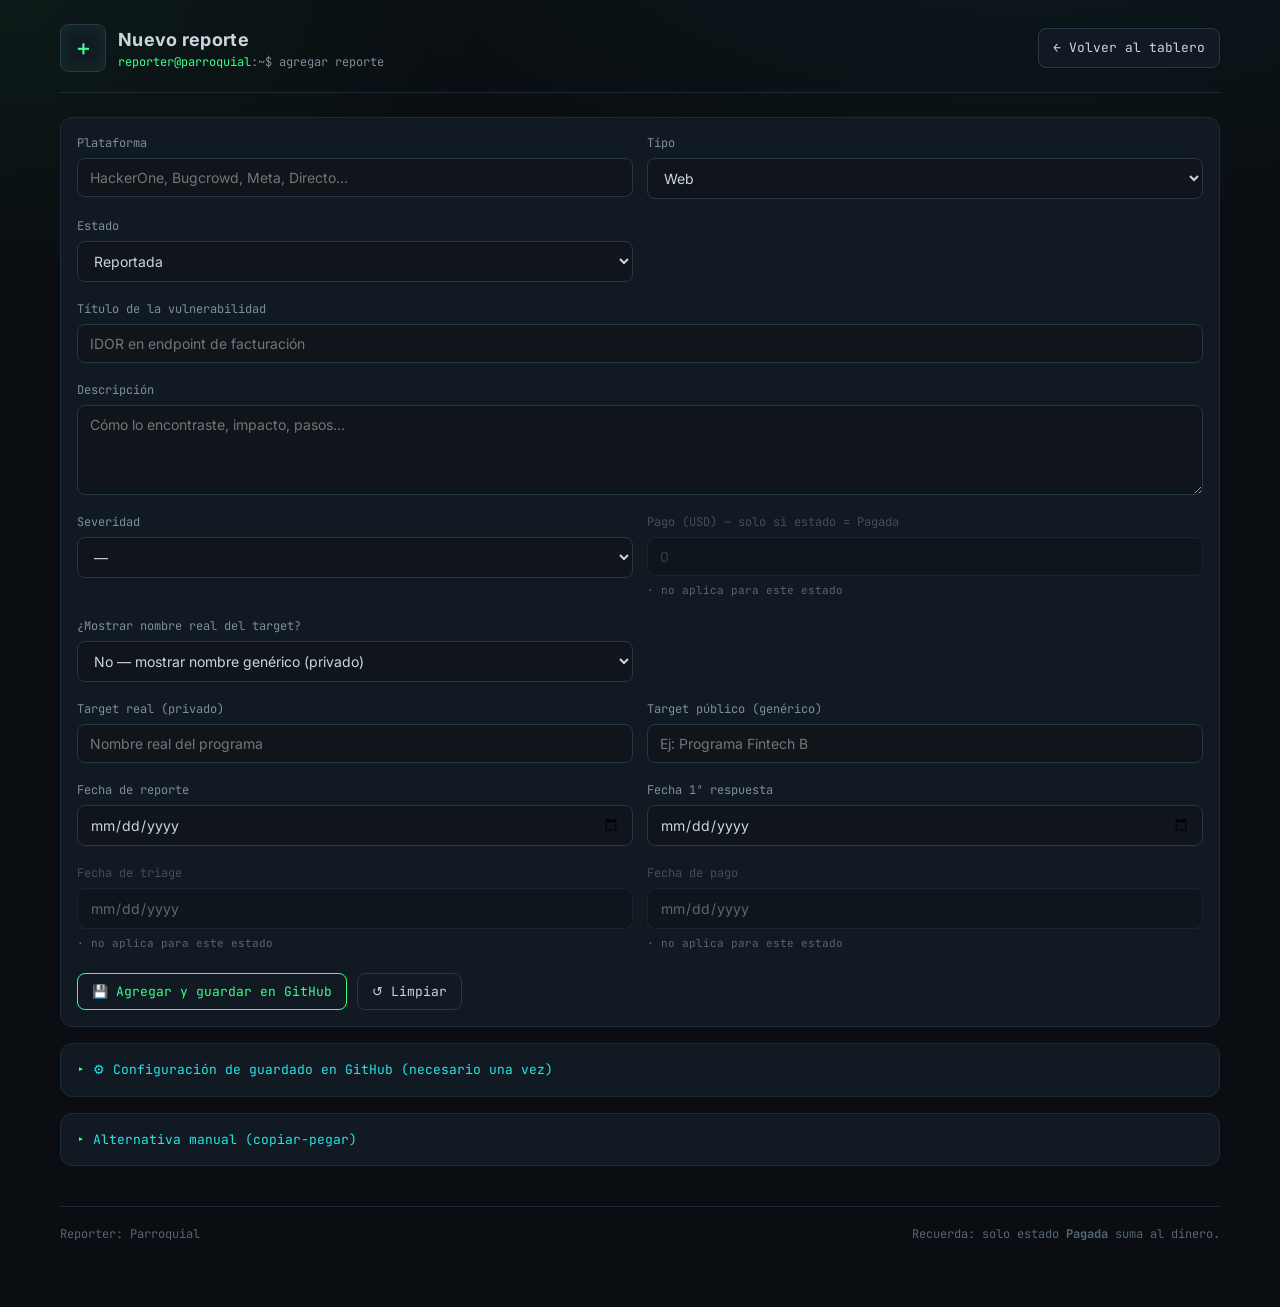
<file: nuevo-reporte.html>
<!DOCTYPE html>
<html lang="es">
<head>
  <meta charset="UTF-8" />
  <meta name="viewport" content="width=device-width, initial-scale=1.0" />
  <title>Nuevo reporte · Bug Bounty</title>
  <link rel="preconnect" href="https://fonts.googleapis.com" />
  <link rel="preconnect" href="https://fonts.gstatic.com" crossorigin />
  <link href="https://fonts.googleapis.com/css2?family=Inter:wght@400;500;600;700&family=JetBrains+Mono:wght@400;500;700&display=swap" rel="stylesheet" />
  <link rel="stylesheet" href="assets/css/styles.css" />
</head>
<body>
  <div class="wrap">
    <header class="site-header">
      <div class="brand">
        <div class="logo">＋</div>
        <div>
          <h1>Nuevo reporte</h1>
          <div class="sub"><span class="prompt">reporter@parroquial</span>:~$ agregar reporte</div>
        </div>
      </div>
      <div class="header-actions">
        <a class="btn" href="index.html">← Volver al tablero</a>
      </div>
    </header>

    <div class="card">
      <form id="form" autocomplete="off">
        <div class="form-grid">

          <div class="field">
            <label>Plataforma</label>
            <input name="plataforma" list="platsList" placeholder="HackerOne, Bugcrowd, Meta, Directo..." />
            <datalist id="platsList">
              <option>HackerOne</option><option>Bugcrowd</option>
              <option>Meta</option><option>Intigriti</option>
              <option>YesWeHack</option><option>Directo</option>
            </datalist>
          </div>

          <div class="field">
            <label>Tipo</label>
            <select name="tipo">
              <option>Web</option><option>Móvil</option><option>API</option><option>Otro</option>
            </select>
          </div>
          <div class="field">
            <label>Estado</label>
            <select name="estado" id="estadoSel">
              <option>Reportada</option><option>Triada</option><option>Resuelta</option>
              <option>Duplicada</option><option>Pagada</option><option>Informativa</option>
            </select>
          </div>

          <div class="field full">
            <label>Título de la vulnerabilidad</label>
            <input name="titulo" placeholder="IDOR en endpoint de facturación" />
          </div>

          <div class="field full">
            <label>Descripción</label>
            <textarea name="descripcion" placeholder="Cómo lo encontraste, impacto, pasos..."></textarea>
          </div>

          <div class="field">
            <label>Severidad</label>
            <select name="severidad">
              <option value="">—</option>
              <option>Crítica</option><option>Alta</option><option>Media</option><option>Baja</option><option>Info</option>
            </select>
          </div>
          <div class="field">
            <label>Pago (USD) — solo si estado = Pagada</label>
            <input name="pagoUSD" type="number" min="0" step="1" placeholder="0" />
          </div>

          <div class="field">
            <label>¿Mostrar nombre real del target?</label>
            <select name="esPublico">
              <option value="false">No — mostrar nombre genérico (privado)</option>
              <option value="true">Sí — mostrar nombre real (público)</option>
            </select>
          </div>
          <div class="field"></div>

          <div class="field">
            <label>Target real (privado)</label>
            <input name="targetReal" placeholder="Nombre real del programa" />
          </div>
          <div class="field">
            <label>Target público (genérico)</label>
            <input name="targetPublico" placeholder="Ej: Programa Fintech B" />
          </div>

          <div class="field">
            <label>Fecha de reporte</label>
            <input name="fechaReporte" type="date" />
          </div>
          <div class="field">
            <label>Fecha 1ª respuesta</label>
            <input name="fechaPrimeraRespuesta" type="date" />
          </div>
          <div class="field">
            <label>Fecha de triage</label>
            <input name="fechaTriage" type="date" />
          </div>
          <div class="field">
            <label>Fecha de pago</label>
            <input name="fechaPago" type="date" />
          </div>

        </div>

        <div style="margin-top:18px; display:flex; gap:10px; flex-wrap:wrap; align-items:center;">
          <button type="submit" class="btn primary">💾 Agregar y guardar en GitHub</button>
          <button type="button" id="btnLimpiar" class="btn">↺ Limpiar</button>
        </div>
        <div id="status" class="save-status" hidden></div>
      </form>
    </div>

    <!-- ===== Configuración de guardado en GitHub ===== -->
    <details class="card gh-config" id="ghConfig">
      <summary>⚙ Configuración de guardado en GitHub (necesario una vez)</summary>
      <p class="hint" style="margin:10px 0 14px;">
        Para que el botón "Agregar y guardar" haga el commit solo, pega aquí un
        <b>token fine-grained</b> de GitHub con permiso <b>Contents: Read and write</b>
        limitado <b>solo</b> a este repo. Se guarda en <b>este navegador</b> (localStorage),
        nunca en el código. No lo uses en un PC compartido.
        <a href="https://github.com/settings/personal-access-tokens/new" target="_blank" rel="noopener">Crear token ↗</a>
      </p>
      <div class="form-grid">
        <div class="field full">
          <label>GitHub token (fine-grained)</label>
          <input id="ghToken" type="password" placeholder="github_pat_..." />
        </div>
        <div class="field">
          <label>Owner</label>
          <input id="ghOwner" value="dwarlyndut" />
        </div>
        <div class="field">
          <label>Repo</label>
          <input id="ghRepo" value="bug-bounty-tracker" />
        </div>
        <div class="field">
          <label>Rama</label>
          <input id="ghBranch" value="main" />
        </div>
        <div class="field">
          <label>Archivo de datos</label>
          <input id="ghPath" value="data/reportes.js" />
        </div>
      </div>
      <div style="margin-top:12px; display:flex; gap:10px; flex-wrap:wrap;">
        <button type="button" id="btnGuardarConfig" class="btn">Guardar configuración</button>
        <button type="button" id="btnProbar" class="btn">Probar conexión</button>
        <button type="button" id="btnBorrarToken" class="btn">Borrar token</button>
      </div>
    </details>

    <!-- ===== Fallback manual (copiar-pegar) ===== -->
    <details class="card">
      <summary>Alternativa manual (copiar-pegar)</summary>
      <p class="hint" style="margin:10px 0;">
        Si no quieres usar token: pulsa "Generar bloque", copia y pégalo dentro de
        <code>window.REPORTES = [ ... ]</code> en <code>data/reportes.js</code>.
      </p>
      <div style="display:flex; gap:10px; flex-wrap:wrap;">
        <button type="button" id="btnGenerar" class="btn">⚙ Generar bloque</button>
        <button type="button" id="btnCopy" class="btn">⧉ Copiar</button>
      </div>
      <pre class="output" id="output">// pulsa "Generar bloque"</pre>
    </details>

    <footer>
      <span>Reporter: Parroquial</span>
      <span>Recuerda: solo estado <b>Pagada</b> suma al dinero.</span>
    </footer>
  </div>

  <script src="assets/js/form.js"></script>
</body>
</html>
</file>
<file: assets/css/styles.css>
/* ===========================================================================
   Tablero Bug Bounty — estética dark hacker / terminal
   =========================================================================== */

:root {
  --bg:        #0a0e12;
  --bg-2:      #0f151b;
  --panel:     #111a22;
  --panel-2:   #16212b;
  --border:    #1e2b36;
  --border-2:  #263846;
  --txt:       #cbd6df;
  --txt-dim:   #7d8f9c;
  --txt-mute:  #566573;
  --neon:      #39ff8b;   /* verde neón */
  --cyan:      #26e6e6;   /* cian */
  --amber:     #ffcf4d;
  --red:       #ff5f6d;
  --violet:    #a071ff;
  --mono: "JetBrains Mono", "Fira Code", "Cascadia Code", ui-monospace, SFMono-Regular, Menlo, Consolas, monospace;
  --sans: "Inter", system-ui, -apple-system, Segoe UI, Roboto, sans-serif;
}

* { box-sizing: border-box; }

body {
  margin: 0;
  background:
    radial-gradient(1200px 600px at 80% -10%, rgba(38,230,230,.06), transparent 60%),
    radial-gradient(900px 500px at 0% 0%, rgba(57,255,139,.05), transparent 55%),
    var(--bg);
  color: var(--txt);
  font-family: var(--sans);
  line-height: 1.5;
  min-height: 100vh;
}

a { color: var(--cyan); text-decoration: none; }
a:hover { text-decoration: underline; }

.wrap { max-width: 1200px; margin: 0 auto; padding: 24px 20px 64px; }

/* ---------- Header ---------- */
.site-header {
  display: flex; flex-wrap: wrap; align-items: center; gap: 16px;
  border-bottom: 1px solid var(--border);
  padding-bottom: 20px; margin-bottom: 24px;
}
.brand { display: flex; align-items: center; gap: 12px; }
.brand .logo {
  font-family: var(--mono); font-weight: 700; font-size: 20px;
  color: var(--neon);
  border: 1px solid var(--border-2); border-radius: 8px;
  padding: 8px 12px; background: var(--panel);
  box-shadow: 0 0 18px rgba(57,255,139,.10) inset;
}
.brand h1 { font-size: 18px; margin: 0; letter-spacing: .3px; }
.brand .sub { color: var(--txt-dim); font-family: var(--mono); font-size: 12px; }
.brand .prompt { color: var(--neon); }

.header-actions { margin-left: auto; display: flex; gap: 10px; flex-wrap: wrap; }
.btn {
  font-family: var(--mono); font-size: 13px;
  color: var(--txt); background: var(--panel);
  border: 1px solid var(--border-2); border-radius: 8px;
  padding: 9px 14px; cursor: pointer; transition: .15s;
  display: inline-flex; align-items: center; gap: 8px;
}
.btn:hover { border-color: var(--neon); color: var(--neon); text-decoration: none; box-shadow: 0 0 14px rgba(57,255,139,.12); }
.btn.primary { border-color: var(--neon); color: var(--neon); }

/* ---------- KPIs ---------- */
.kpi-grid {
  display: grid; grid-template-columns: repeat(auto-fit, minmax(170px, 1fr));
  gap: 14px; margin-bottom: 26px;
}
.kpi {
  background: linear-gradient(180deg, var(--panel), var(--bg-2));
  border: 1px solid var(--border); border-radius: 12px; padding: 16px 18px;
  position: relative; overflow: hidden;
}
.kpi::before {
  content: ""; position: absolute; inset: 0 auto 0 0; width: 3px;
  background: var(--neon); opacity: .8;
}
.kpi .label { font-family: var(--mono); font-size: 11px; color: var(--txt-dim); text-transform: uppercase; letter-spacing: 1px; }
.kpi .value { font-family: var(--mono); font-size: 26px; font-weight: 700; margin-top: 6px; color: var(--txt); }
.kpi .value.money { color: var(--neon); text-shadow: 0 0 18px rgba(57,255,139,.25); }
.kpi .foot { font-size: 11px; color: var(--txt-mute); margin-top: 4px; font-family: var(--mono); }
.kpi.accent-cyan::before { background: var(--cyan); }
.kpi.accent-amber::before { background: var(--amber); }
.kpi.accent-violet::before { background: var(--violet); }

/* ---------- Section titles ---------- */
.section-title {
  font-family: var(--mono); font-size: 12px; letter-spacing: 2px;
  text-transform: uppercase; color: var(--txt-dim);
  margin: 30px 0 14px; display: flex; align-items: center; gap: 10px;
}
.section-title::before { content: "//"; color: var(--neon); }

/* ---------- Charts ---------- */
.charts {
  display: grid; grid-template-columns: 1.4fr 1fr; gap: 16px; margin-bottom: 8px;
}
.charts > * { min-width: 0; } /* evita overflow de los canvas de Chart.js */
.charts .row-2 { display: grid; grid-template-columns: 1fr 1fr; gap: 16px; }
.card {
  background: var(--panel); border: 1px solid var(--border);
  border-radius: 12px; padding: 16px; min-width: 0;
}
.card h3 {
  margin: 0 0 12px; font-size: 13px; font-family: var(--mono);
  color: var(--txt); font-weight: 600;
}
.chart-box { position: relative; height: 240px; min-width: 0; }
.chart-box.small { height: 210px; }
.chart-box canvas { max-width: 100% !important; }

/* ---------- Filters ---------- */
.filters {
  display: flex; flex-wrap: wrap; gap: 10px; align-items: center;
  background: var(--panel); border: 1px solid var(--border);
  border-radius: 12px; padding: 12px 14px; margin-bottom: 14px;
}
.filters select, .filters input {
  font-family: var(--mono); font-size: 13px; color: var(--txt);
  background: var(--bg-2); border: 1px solid var(--border-2);
  border-radius: 8px; padding: 8px 10px; outline: none;
}
.filters input { flex: 1; min-width: 180px; }
.filters select:focus, .filters input:focus { border-color: var(--cyan); }
.filters .count { margin-left: auto; font-family: var(--mono); font-size: 12px; color: var(--txt-dim); }

/* ---------- Report list ---------- */
.report {
  background: var(--panel); border: 1px solid var(--border);
  border-radius: 12px; margin-bottom: 10px; overflow: hidden;
  transition: border-color .15s;
}
.report:hover { border-color: var(--border-2); }
.report .head {
  display: grid;
  grid-template-columns: 1.6fr .8fr .6fr 1fr auto;
  gap: 12px; align-items: center; padding: 14px 16px; cursor: pointer;
}
.report .head > * { min-width: 0; }
.report .target { display: flex; flex-direction: column; gap: 3px; min-width: 0; }
.report .target .name, .report .target .vuln { overflow: hidden; text-overflow: ellipsis; }
.report .target .name { font-weight: 600; }
.report .target .vuln { font-size: 12px; color: var(--txt-dim); font-family: var(--mono); }
.report .meta-mono { font-family: var(--mono); font-size: 12px; color: var(--txt-dim); }
.report .pay { font-family: var(--mono); font-weight: 700; text-align: right; }
.report .pay.paid { color: var(--neon); }
.report .pay.pending { color: var(--txt-mute); font-weight: 500; }
.report .chev { color: var(--txt-mute); font-family: var(--mono); transition: transform .2s; }
.report.open .chev { transform: rotate(90deg); color: var(--neon); }

.badge {
  display: inline-block; font-family: var(--mono); font-size: 11px;
  padding: 3px 9px; border-radius: 999px; border: 1px solid var(--border-2);
  white-space: nowrap;
}
.badge.pill-web    { color: var(--cyan);   border-color: rgba(38,230,230,.4); }
.badge.pill-movil  { color: var(--violet); border-color: rgba(160,113,255,.4); }
.badge.pill-api    { color: var(--amber);  border-color: rgba(255,207,77,.4); }
.badge.pill-otro   { color: var(--txt-dim); }

.badge.st-pagada     { color: var(--neon);  border-color: rgba(57,255,139,.45); }
.badge.st-triada     { color: var(--cyan);  border-color: rgba(38,230,230,.35); }
.badge.st-reportada  { color: var(--amber); border-color: rgba(255,207,77,.35); }
.badge.st-resuelta   { color: var(--neon);  border-color: rgba(57,255,139,.30); }
.badge.st-duplicada  { color: var(--txt-mute); }
.badge.st-informativa{ color: var(--txt-dim); }

/* expandible */
.report .body {
  display: none; border-top: 1px dashed var(--border-2);
  padding: 16px; background: var(--bg-2);
}
.report.open .body { display: block; }
.report .desc { color: var(--txt); margin: 0 0 16px; }
.report .desc .sev { font-family: var(--mono); font-size: 12px; color: var(--txt-dim); }

/* timeline */
.timeline { display: flex; flex-wrap: wrap; gap: 0; }
.tl-step { flex: 1; min-width: 130px; position: relative; padding: 0 8px; }
.tl-step .dot {
  width: 12px; height: 12px; border-radius: 50%;
  background: var(--bg); border: 2px solid var(--border-2); margin-bottom: 8px;
}
.tl-step.done .dot { background: var(--neon); border-color: var(--neon); box-shadow: 0 0 10px rgba(57,255,139,.5); }
.tl-step .line { position: absolute; top: 5px; left: 50%; right: -50%; height: 2px; background: var(--border-2); z-index: -1; }
.tl-step:last-child .line { display: none; }
.tl-step.done .line { background: var(--neon); opacity: .5; }
.tl-step .tl-label { font-family: var(--mono); font-size: 11px; color: var(--txt-dim); text-transform: uppercase; letter-spacing: .5px; }
.tl-step .tl-date { font-family: var(--mono); font-size: 13px; color: var(--txt); margin-top: 2px; }
.tl-step .tl-date.empty { color: var(--txt-mute); }
.tl-step .tl-date.na { color: var(--txt-mute); font-style: italic; opacity: .7; }
.tl-step.na .dot { border-style: dashed; opacity: .5; }

/* campos deshabilitados en el formulario (no aplican al estado) */
.field.na label { opacity: .45; }
.field input:disabled, .field select:disabled {
  opacity: .4; cursor: not-allowed; background: #0c1218;
}
.field .na-tag { font-size: 11px; color: var(--txt-mute); font-family: var(--mono); }

/* ---------- Hall of fame ---------- */
.hof-grid { display: grid; grid-template-columns: repeat(auto-fit, minmax(220px, 1fr)); gap: 12px; }
.hof {
  background: var(--panel); border: 1px solid var(--border);
  border-radius: 10px; padding: 14px 16px; display: flex; align-items: center; gap: 12px;
  transition: .15s;
}
.hof:hover { border-color: var(--cyan); text-decoration: none; box-shadow: 0 0 14px rgba(38,230,230,.10); }
.hof .star { color: var(--amber); font-size: 20px; }
.hof .txt .p { color: var(--txt); font-weight: 600; }
.hof .txt .u { font-family: var(--mono); font-size: 12px; color: var(--txt-dim); }

/* ---------- Empty ---------- */
.empty { text-align: center; color: var(--txt-mute); font-family: var(--mono); padding: 40px; }

footer {
  margin-top: 40px; border-top: 1px solid var(--border); padding-top: 18px;
  font-family: var(--mono); font-size: 12px; color: var(--txt-mute);
  display: flex; justify-content: space-between; flex-wrap: wrap; gap: 8px;
}

/* ---------- Form page ---------- */
.form-grid { display: grid; grid-template-columns: 1fr 1fr; gap: 14px; }
.field { display: flex; flex-direction: column; gap: 6px; margin-bottom: 4px; }
.field.full { grid-column: 1 / -1; }
.field label { font-family: var(--mono); font-size: 12px; color: var(--txt-dim); }
.field input, .field select, .field textarea {
  font-family: var(--sans); font-size: 14px; color: var(--txt);
  background: var(--bg-2); border: 1px solid var(--border-2);
  border-radius: 8px; padding: 10px 12px; outline: none; width: 100%;
}
.field textarea { resize: vertical; min-height: 90px; font-family: var(--sans); }
.field input:focus, .field select:focus, .field textarea:focus { border-color: var(--cyan); }
.field .hint { font-size: 11px; color: var(--txt-mute); }
.output {
  margin-top: 18px; background: #05080a; border: 1px solid var(--border-2);
  border-radius: 10px; padding: 14px; font-family: var(--mono); font-size: 12.5px;
  color: var(--neon); white-space: pre; overflow-x: auto; max-height: 340px;
}

/* ---------- Details / summary ---------- */
details.card { margin-top: 16px; }
details.card summary {
  cursor: pointer; font-family: var(--mono); font-size: 13px; color: var(--cyan);
  list-style: none; user-select: none;
}
details.card summary::-webkit-details-marker { display: none; }
details.card summary::before { content: "▸ "; color: var(--neon); }
details.card[open] summary::before { content: "▾ "; }
details.card summary:hover { color: var(--neon); }

/* ---------- Save status ---------- */
.save-status {
  margin-top: 14px; padding: 10px 14px; border-radius: 8px;
  font-family: var(--mono); font-size: 13px;
  border: 1px solid var(--border-2); background: var(--bg-2); color: var(--txt);
}
.save-status.ok  { border-color: rgba(57,255,139,.5);  color: var(--neon); }
.save-status.err { border-color: rgba(255,95,109,.5);  color: var(--red); }

/* ---------- Responsive ---------- */
@media (max-width: 860px) {
  .charts { grid-template-columns: 1fr; }
  .report .head { grid-template-columns: 1fr auto; }
  .report .head .meta-mono.hide-sm { display: none; }
  .form-grid { grid-template-columns: 1fr; }
}
</file>
